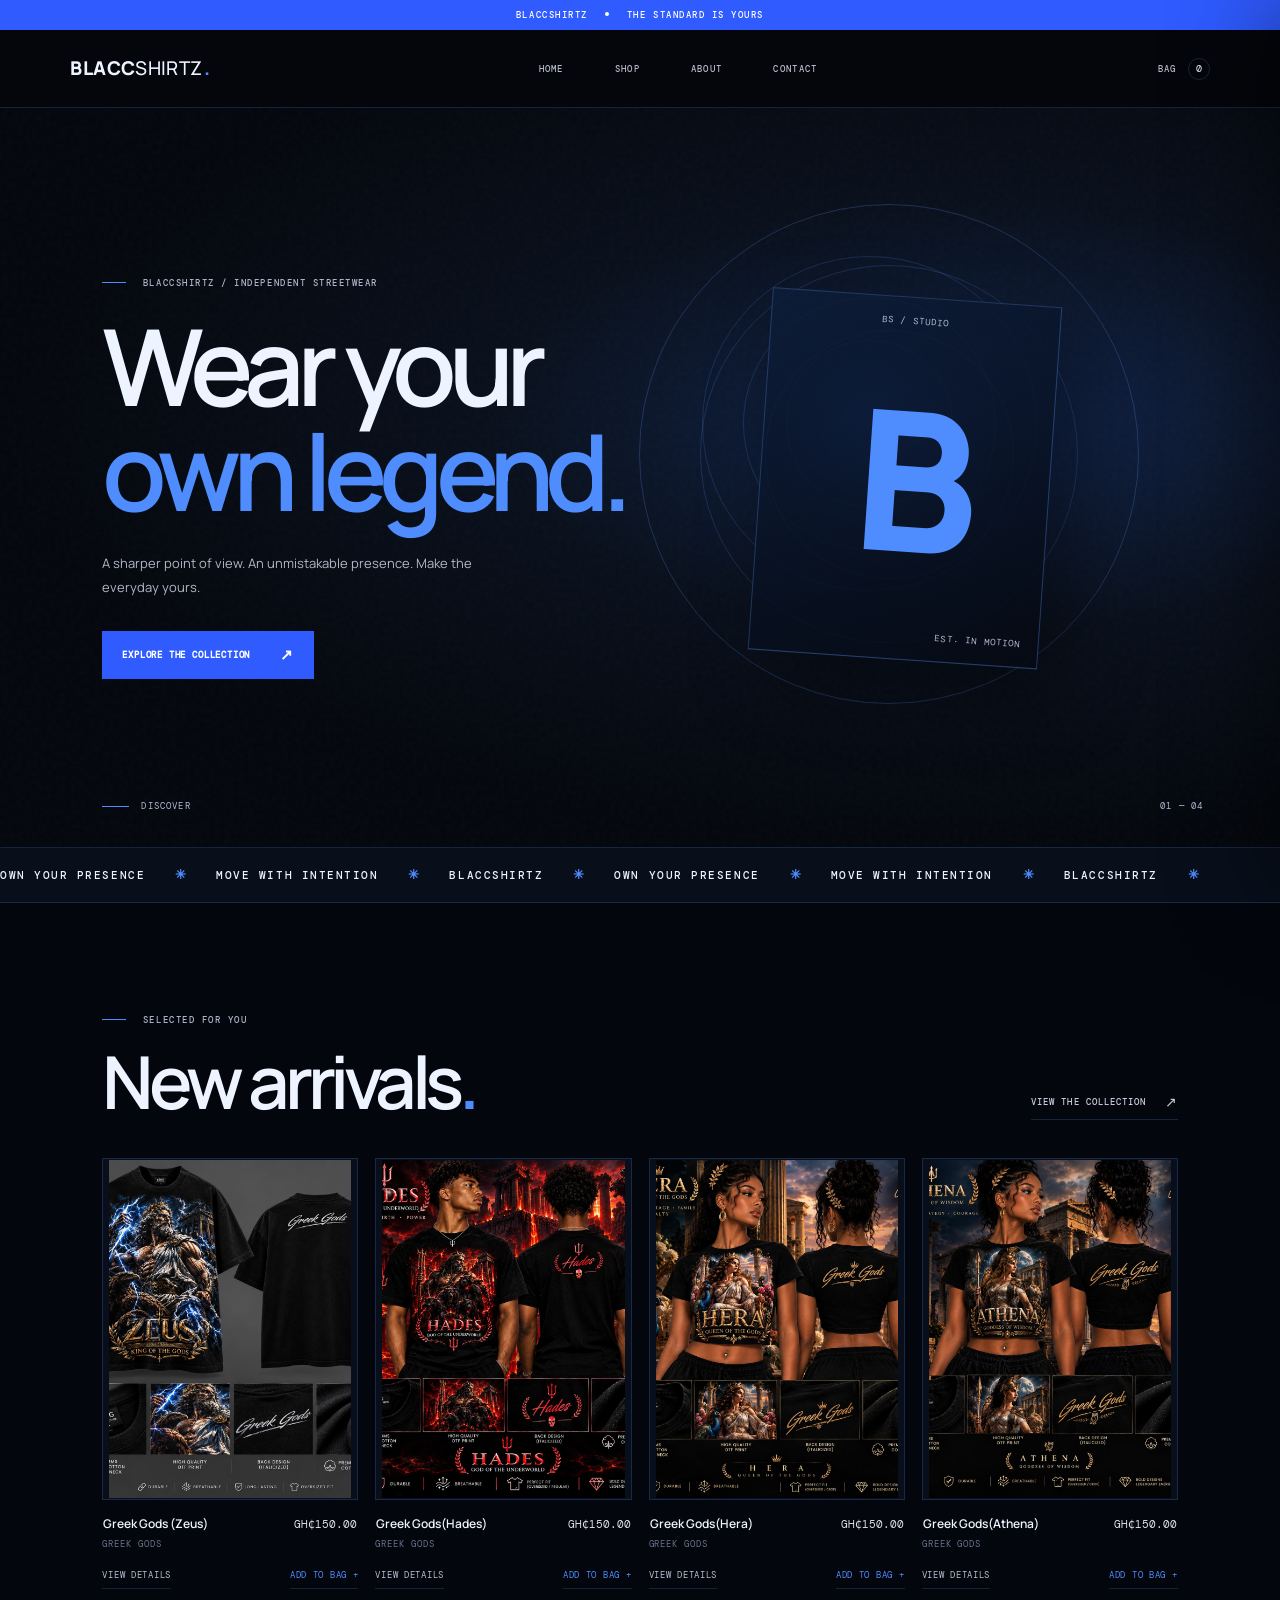
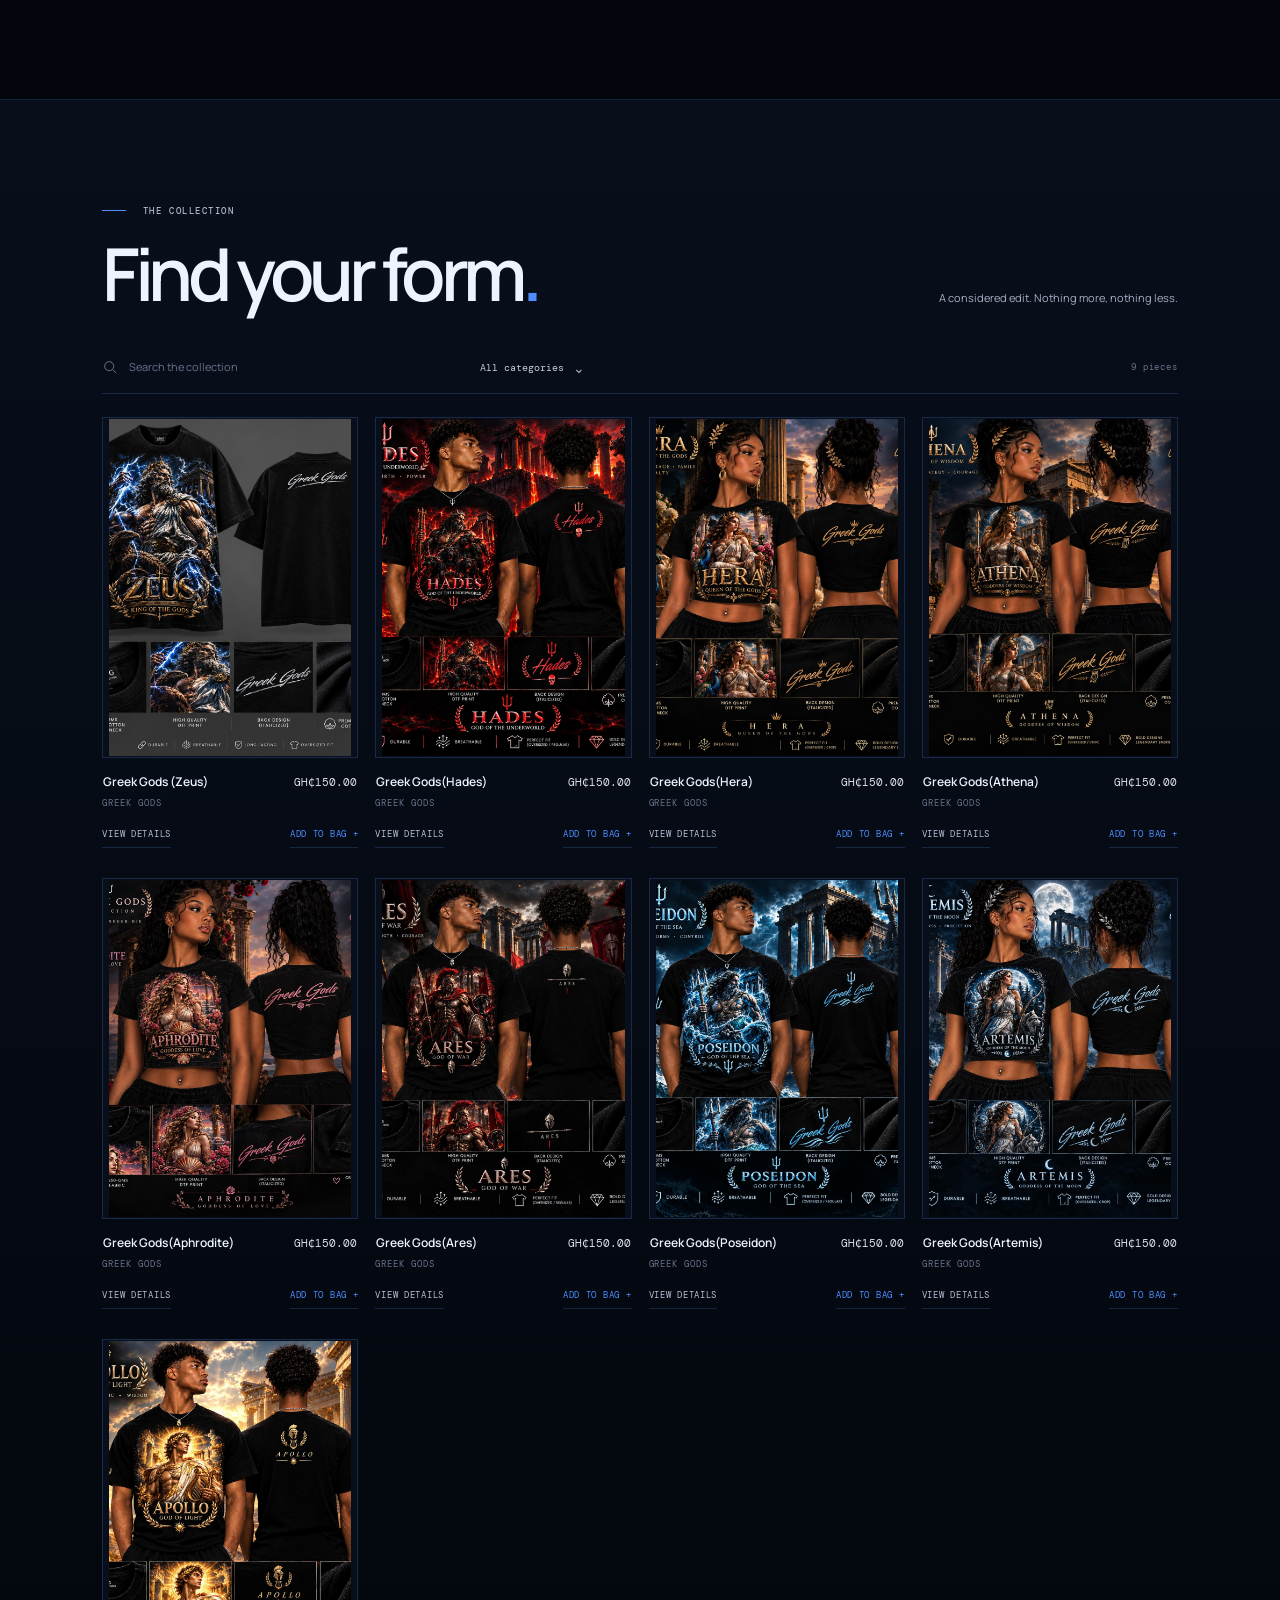
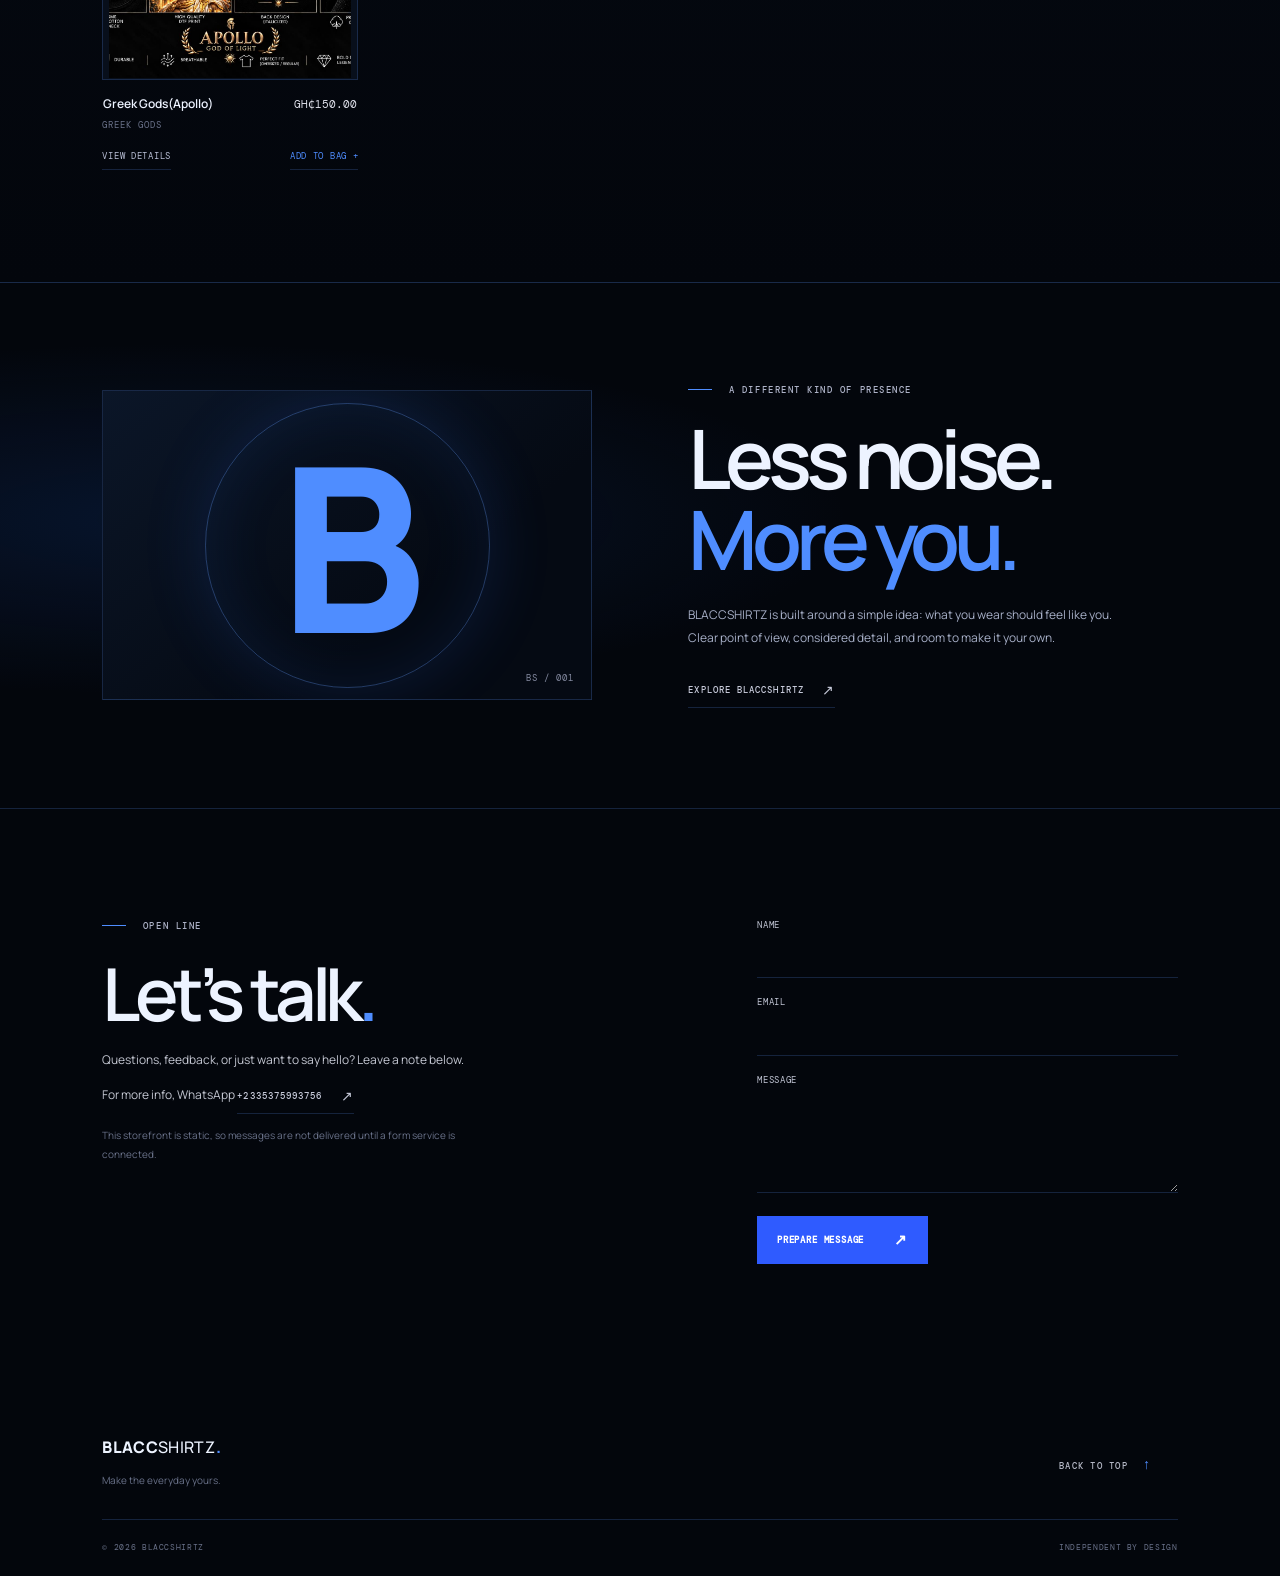
<file: index.html>
<!doctype html>
<html lang="en">
  <head>
    <meta charset="utf-8">
    <meta name="viewport" content="width=device-width, initial-scale=1">
    <meta name="theme-color" content="#03060c">
    <meta name="description" content="BLACCSHIRTZ — considered streetwear, made to move with you.">
    <title>BLACCSHIRTZ — Wear your legend</title>
    <link rel="stylesheet" href="styles.css">
    <script src="product-data.js" defer></script>
    <script src="script.js" defer></script>
  </head>
  <body>
    <a class="skip-link" href="#main">Skip to content</a>
    <div class="announcement" aria-label="Store announcement">
      <p>BLACCSHIRTZ <span class="announcement-dot" aria-hidden="true"></span> THE STANDARD IS YOURS</p>
    </div>

    <header class="site-header" id="home">
      <a class="wordmark" href="#home" aria-label="BLACCSHIRTZ home">BLACC<span>SHIRTZ</span><i aria-hidden="true">.</i></a>
      <button class="menu-toggle" id="menu-toggle" type="button" aria-expanded="false" aria-controls="site-nav" aria-label="Open navigation">
        <span></span><span></span>
      </button>
      <nav class="site-nav" id="site-nav" aria-label="Main navigation">
        <a href="#home">Home</a>
        <a href="#shop">Shop</a>
        <a href="#about">About</a>
        <a href="#contact">Contact</a>
      </nav>
      <button class="bag-trigger" id="bag-trigger" type="button" aria-label="Open shopping bag">
        <span class="bag-label">BAG</span>
        <span class="bag-count" id="bag-count" aria-label="0 items">0</span>
      </button>
    </header>

    <main id="main">
      <section class="hero" aria-labelledby="hero-title">
        <div class="hero-grain" aria-hidden="true"></div>
        <div class="hero-orbit hero-orbit-one" aria-hidden="true"></div>
        <div class="hero-orbit hero-orbit-two" aria-hidden="true"></div>
        <div class="hero-content">
          <p class="eyebrow"><span class="eyebrow-line"></span> BLACCSHIRTZ / INDEPENDENT STREETWEAR</p>
          <h1 id="hero-title">Wear your<br><span>own legend.</span></h1>
          <p class="hero-intro">A sharper point of view. An unmistakable presence. Make the everyday yours.</p>
          <a class="button button-primary" href="#shop">Explore the collection <span aria-hidden="true">↗</span></a>
        </div>
        <div class="hero-mark" aria-hidden="true">
          <span class="hero-mark-top">BS / STUDIO</span>
          <span class="hero-mark-letter">B</span>
          <span class="hero-mark-bottom">EST. IN MOTION</span>
        </div>
        <a class="hero-scroll" href="#featured"><span class="scroll-line"></span> DISCOVER</a>
        <span class="hero-index" aria-hidden="true">01 — 04</span>
      </section>

      <section class="ticker" aria-label="BLACCSHIRTZ values">
        <div class="ticker-track" aria-hidden="true">
          <span>OWN YOUR PRESENCE</span><b>✳</b><span>MOVE WITH INTENTION</span><b>✳</b><span>BLACCSHIRTZ</span><b>✳</b>
          <span>OWN YOUR PRESENCE</span><b>✳</b><span>MOVE WITH INTENTION</span><b>✳</b><span>BLACCSHIRTZ</span><b>✳</b>
        </div>
      </section>

      <section class="section featured-section" id="featured" aria-labelledby="featured-title">
        <div class="section-heading">
          <div>
            <p class="eyebrow"><span class="eyebrow-line"></span> SELECTED FOR YOU</p>
            <h2 id="featured-title">New arrivals<span class="heading-period">.</span></h2>
          </div>
          <a class="text-link" href="#shop">View the collection <span aria-hidden="true">↗</span></a>
        </div>
        <div class="product-grid" id="featured-grid" aria-live="polite"></div>
      </section>

      <section class="shop-section" id="shop" aria-labelledby="shop-title">
        <div class="section shop-inner">
          <div class="section-heading shop-heading">
            <div>
              <p class="eyebrow"><span class="eyebrow-line"></span> THE COLLECTION</p>
              <h2 id="shop-title">Find your form<span class="heading-period">.</span></h2>
            </div>
            <p class="shop-caption">A considered edit. Nothing more, nothing less.</p>
          </div>
          <div class="catalog-toolbar">
            <label class="search-field" for="product-search">
              <span class="sr-only">Search products</span>
              <svg aria-hidden="true" viewBox="0 0 24 24"><circle cx="10.8" cy="10.8" r="6.8"></circle><path d="m16 16 5 5"></path></svg>
              <input id="product-search" type="search" placeholder="Search the collection" autocomplete="off">
            </label>
            <label class="filter-field" for="category-filter">
              <span class="sr-only">Filter by category</span>
              <select id="category-filter">
                <option value="">All categories</option>
              </select>
              <span aria-hidden="true">⌄</span>
            </label>
            <p class="catalog-count" id="catalog-count" aria-live="polite">0 pieces</p>
          </div>
          <div class="product-grid catalog-grid" id="catalog-grid" aria-live="polite"></div>
        </div>
      </section>

      <section class="manifesto" id="about" aria-labelledby="about-title">
        <div class="manifesto-art" aria-hidden="true">
          <span class="manifesto-ring"></span>
          <span class="manifesto-letter">B</span>
          <span class="manifesto-coordinate">BS / 001</span>
        </div>
        <div class="manifesto-copy">
          <p class="eyebrow"><span class="eyebrow-line"></span> A DIFFERENT KIND OF PRESENCE</p>
          <h2 id="about-title">Less noise.<br><span>More you.</span></h2>
          <p>BLACCSHIRTZ is built around a simple idea: what you wear should feel like you. Clear point of view, considered detail, and room to make it your own.</p>
          <a class="text-link" href="#shop">Explore BLACCSHIRTZ <span aria-hidden="true">↗</span></a>
        </div>
      </section>

      <section class="contact-section section" id="contact" aria-labelledby="contact-title">
        <div class="contact-copy">
          <p class="eyebrow"><span class="eyebrow-line"></span> OPEN LINE</p>
          <h2 id="contact-title">Let’s talk<span class="heading-period">.</span></h2>
          <p>Questions, feedback, or just want to say hello? Leave a note below.</p>
          <p>For more info, WhatsApp <a class="text-link" href="https://wa.me/2335375993756" target="_blank" rel="noopener noreferrer">+2335375993756 <span aria-hidden="true">↗</span></a></p>
          <p class="form-note">This storefront is static, so messages are not delivered until a form service is connected.</p>
        </div>
        <form class="contact-form" id="contact-form">
          <label for="contact-name">Name</label>
          <input id="contact-name" name="name" type="text" autocomplete="name" required maxlength="100">
          <label for="contact-email">Email</label>
          <input id="contact-email" name="email" type="email" autocomplete="email" required maxlength="254">
          <label for="contact-message">Message</label>
          <textarea id="contact-message" name="message" rows="4" required maxlength="2000"></textarea>
          <button class="button button-primary" type="submit">Prepare message <span aria-hidden="true">↗</span></button>
          <p class="form-status" id="contact-status" role="status" aria-live="polite"></p>
        </form>
      </section>
    </main>

    <footer class="site-footer">
      <a class="wordmark footer-wordmark" href="#home" aria-label="BLACCSHIRTZ home">BLACC<span>SHIRTZ</span><i aria-hidden="true">.</i></a>
      <p>Make the everyday yours.</p>
      <a class="back-top" href="#home">BACK TO TOP <span aria-hidden="true">↑</span></a>
      <span class="footer-rule" aria-hidden="true"></span>
      <small>© <span id="copyright-year"></span> BLACCSHIRTZ</small>
      <small>INDEPENDENT BY DESIGN</small>
    </footer>

    <div class="drawer-backdrop" id="drawer-backdrop" hidden></div>
    <aside class="cart-drawer" id="cart-drawer" role="dialog" aria-modal="true" aria-labelledby="cart-title" aria-hidden="true" inert>
      <div class="drawer-header">
        <div>
          <p class="eyebrow"><span class="eyebrow-line"></span> YOUR SELECTION</p>
          <h2 id="cart-title">Your bag<span class="heading-period">.</span></h2>
        </div>
        <button class="icon-button" id="close-drawer" type="button" aria-label="Close shopping bag">×</button>
      </div>
      <div class="drawer-body" id="drawer-body"></div>
    </aside>

    <dialog class="product-dialog" id="product-dialog" aria-labelledby="product-dialog-title">
      <button class="icon-button dialog-close" id="close-product-dialog" type="button" aria-label="Close product details">×</button>
      <div id="product-dialog-content"></div>
    </dialog>

    <div class="toast" id="toast" role="status" aria-live="polite"></div>
  </body>
</html>
</file>
<file: styles.css>
@import url("https://fonts.googleapis.com/css2?family=DM+Mono:wght@400;500&family=Manrope:wght@400;500;600;700;800&display=swap");

:root {
  color-scheme: dark;
  --night: #03060c;
  --night-soft: #08101d;
  --panel: #0b1628;
  --blue: #2f5bff;
  --blue-bright: #4f8dff;
  --white: #edf3ff;
  --muted: #a7afc7;
  --dim: #6a728a;
  --rule: rgba(96, 151, 255, .2);
  --mono: "DM Mono", "Courier New", monospace;
  --sans: "Manrope", "Helvetica Neue", sans-serif;
  --page-width: 1280px;
}

* { box-sizing: border-box; }
html { scroll-behavior: smooth; scroll-padding-top: 100px; }
body { min-width: 320px; margin: 0; background: var(--night); color: var(--white); font-family: var(--sans); font-size: 14px; line-height: 1.65; -webkit-font-smoothing: antialiased; }
body.drawer-open { overflow: hidden; }
button, input, select, textarea { color: inherit; font: inherit; }
button, a, select { -webkit-tap-highlight-color: transparent; }
button { cursor: pointer; }
a { color: inherit; text-decoration: none; }
::selection { background: var(--blue); color: #fff; }
:focus-visible { outline: 2px solid var(--blue-bright); outline-offset: 4px; }
.sr-only { position: absolute; width: 1px; height: 1px; padding: 0; overflow: hidden; clip: rect(0, 0, 0, 0); white-space: nowrap; clip-path: inset(50%); border: 0; }
.skip-link { position: fixed; z-index: 100; top: 10px; left: 10px; padding: 10px 14px; background: var(--white); color: var(--night); transform: translateY(-150%); }
.skip-link:focus { transform: translateY(0); }
.announcement { height: 30px; display: grid; place-items: center; background: var(--blue); color: #fff; }
.announcement p { margin: 0; font: 500 9px var(--mono); letter-spacing: .17em; }
.announcement-dot { display: inline-block; width: 4px; height: 4px; margin: 0 11px 2px; border-radius: 50%; background: #fff; }
.site-header { position: sticky; top: 0; z-index: 20; height: 78px; padding: 0 max(5.5%, calc((100% - var(--page-width)) / 2)); display: flex; align-items: center; justify-content: space-between; gap: 32px; border-bottom: 1px solid var(--rule); background: rgba(5, 7, 13, .92); backdrop-filter: blur(18px); }
.wordmark { display: inline-flex; align-items: baseline; font-size: 19px; font-weight: 800; letter-spacing: .02em; line-height: 1; white-space: nowrap; }
.wordmark span { font-weight: 500; }
.wordmark i { margin-left: 1px; color: var(--blue-bright); font-style: normal; }
.site-nav { height: 100%; display: flex; align-items: center; gap: clamp(26px, 4vw, 58px); }
.site-nav a, .bag-label, .back-top { color: #b6b9c7; font: 500 9px var(--mono); letter-spacing: .14em; text-transform: uppercase; transition: color .2s; }
.site-nav a:hover, .back-top:hover { color: var(--blue-bright); }
.bag-trigger { display: flex; align-items: center; gap: 11px; padding: 10px 0 10px 12px; border: 0; background: transparent; }
.bag-count { min-width: 22px; height: 22px; display: grid; place-items: center; border: 1px solid var(--rule); border-radius: 50%; color: var(--white); font: 10px var(--mono); }
.menu-toggle { display: none; }

.hero { min-height: min(740px, calc(100svh - 108px)); position: relative; display: flex; align-items: center; overflow: hidden; isolation: isolate; border-bottom: 1px solid var(--rule); background: radial-gradient(ellipse at 76% 42%, #10234a 0, #080f1b 35%, var(--night) 70%); }
.hero-grain { position: absolute; z-index: -1; inset: 0; opacity: .16; background-image: url("data:image/svg+xml,%3Csvg viewBox='0 0 180 180' xmlns='http://www.w3.org/2000/svg'%3E%3Cfilter id='n'%3E%3CfeTurbulence type='fractalNoise' baseFrequency='.85' numOctaves='3' stitchTiles='stitch'/%3E%3C/filter%3E%3Crect width='100%25' height='100%25' filter='url(%23n)' opacity='.18'/%3E%3C/svg%3E"); pointer-events: none; }
.hero-content { width: min(var(--page-width), 100%); margin: 0 auto; padding: 70px 8%; animation: rise-in .8s .08s both; }
.eyebrow { margin: 0 0 22px; color: #afb4c9; font: 500 9px var(--mono); letter-spacing: .17em; line-height: 1.7; }
.eyebrow-line { display: inline-block; width: 24px; height: 1px; margin: 0 10px 3px 0; background: var(--blue-bright); }
.hero h1, .section-heading h2, .manifesto h2, .contact-copy h2 { margin: 0; font-size: clamp(54px, 8.3vw, 112px); font-weight: 600; letter-spacing: -.075em; line-height: .99; }
.hero h1 span { color: var(--blue-bright); }
.hero-intro { max-width: 385px; margin: 27px 0 31px; color: #b3b7c5; font-size: 13px; line-height: 1.9; }
.button { min-height: 48px; padding: 0 19px; display: inline-flex; align-items: center; justify-content: center; gap: 30px; border: 1px solid transparent; font: 600 9px var(--mono); letter-spacing: .09em; text-transform: uppercase; transition: background .2s, color .2s, border-color .2s, transform .2s; }
.button:hover { transform: translateY(-2px); }
.button-primary { background: var(--blue); color: #fff; }
.button-primary:hover { border-color: var(--blue-bright); background: transparent; color: var(--white); }
.button span { font-size: 15px; }
.hero-orbit { position: absolute; z-index: -1; right: 11%; top: 13%; width: min(42vw, 500px); aspect-ratio: 1; border: 1px solid rgba(96, 151, 255, .23); border-radius: 50%; animation: orbit-breathe 9s ease-in-out infinite; }
.hero-orbit::before, .hero-orbit::after { content: ""; position: absolute; border: 1px solid rgba(96, 151, 255, .19); border-radius: 50%; }
.hero-orbit::before { inset: 12%; }
.hero-orbit::after { inset: 25%; background: radial-gradient(circle, rgba(47, 113, 255, .18), transparent 68%); }
.hero-orbit-two { right: 19%; top: 20%; width: min(28vw, 335px); border-color: rgba(96, 151, 255, .18); animation-delay: -3s; }
.hero-mark { position: absolute; top: 50%; right: 18%; width: clamp(170px, 23vw, 290px); aspect-ratio: .8; display: flex; flex-direction: column; align-items: center; justify-content: space-between; padding: 17px; border: 1px solid rgba(96, 151, 255, .3); background: linear-gradient(150deg, rgba(13, 29, 57, .82), rgba(5, 9, 18, .86)); box-shadow: 24px 28px 80px rgba(0, 0, 0, .38); transform: translateY(-50%) rotate(4deg); animation: card-float 8s ease-in-out infinite; }
.hero-mark-top, .hero-mark-bottom, .hero-index, .hero-scroll { color: #b4bad4; font: 9px var(--mono); letter-spacing: .13em; }
.hero-mark-letter { color: var(--blue-bright); font-size: clamp(100px, 16vw, 195px); font-weight: 800; letter-spacing: -.12em; line-height: .8; }
.hero-mark-bottom { align-self: flex-end; }
.hero-scroll { position: absolute; bottom: 35px; left: 8%; display: flex; align-items: center; gap: 12px; }
.scroll-line { width: 27px; height: 1px; background: var(--blue-bright); }
.hero-index { position: absolute; right: 6%; bottom: 35px; }
.ticker { overflow: hidden; border-bottom: 1px solid var(--rule); background: #080f1b; }
.ticker-track { width: max-content; min-height: 54px; display: flex; align-items: center; gap: 30px; animation: ticker 38s linear infinite; }
.ticker-track span { font: 500 11px var(--mono); letter-spacing: .14em; }
.ticker-track b { color: var(--blue-bright); font-size: 13px; }

.section { width: min(var(--page-width), 100%); margin: 0 auto; padding: 110px 8%; }
.section-heading { margin-bottom: 38px; display: flex; align-items: end; justify-content: space-between; gap: 28px; }
.section-heading .eyebrow { margin-bottom: 16px; }
.section-heading h2, .contact-copy h2 { font-size: clamp(43px, 6vw, 73px); line-height: 1.04; }
.heading-period { color: var(--blue-bright); }
.text-link { display: inline-flex; align-items: center; gap: 18px; padding-bottom: 8px; border-bottom: 1px solid var(--rule); color: #c7cada; font: 500 9px var(--mono); letter-spacing: .12em; text-transform: uppercase; transition: color .2s, border-color .2s; }
.text-link:hover { border-color: var(--blue-bright); color: var(--blue-bright); }
.text-link span { font-size: 14px; }
.product-grid { display: grid; grid-template-columns: repeat(4, minmax(0, 1fr)); gap: 30px 17px; }
.product-card { min-width: 0; animation: rise-in .45s ease both; }
.product-card:nth-child(2n) { animation-delay: .04s; }
.product-card:nth-child(3n) { animation-delay: .08s; }
.product-card-image { display: block; width: 100%; aspect-ratio: 3 / 4; overflow: hidden; border: 1px solid var(--rule); background: #080f1b; }
.product-card-image img { width: 100%; height: 100%; display: block; object-fit: cover; transition: transform .55s cubic-bezier(.2, .7, .2, 1); }
.product-card:hover .product-card-image img { transform: scale(1.035); }
.product-card-meta { padding: 14px 1px 0; display: flex; justify-content: space-between; align-items: baseline; gap: 10px; }
.product-card-meta h3 { overflow: hidden; margin: 0; font-size: 12px; font-weight: 600; text-overflow: ellipsis; white-space: nowrap; }
.product-card-price { flex-shrink: 0; color: #e0e2ec; font: 11px var(--mono); }
.product-card-category { margin: 5px 0 12px; color: var(--dim); font: 9px var(--mono); letter-spacing: .11em; text-transform: uppercase; }
.product-card-actions { display: flex; align-items: center; justify-content: space-between; gap: 9px; }
.product-open, .add-button { padding: 7px 0; border: 0; border-bottom: 1px solid var(--rule); background: transparent; color: #b9bfd5; font: 9px var(--mono); letter-spacing: .08em; text-transform: uppercase; transition: color .2s, border-color .2s; }
.product-open:hover, .add-button:hover { border-color: var(--blue-bright); color: var(--blue-bright); }
.add-button { color: var(--blue-bright); }
.empty-state { min-height: 220px; padding: 40px 20px; display: flex; flex-direction: column; align-items: center; justify-content: center; border: 1px solid var(--rule); background: linear-gradient(140deg, rgba(11, 22, 40, .76), rgba(3, 6, 12, .32)); text-align: center; }
.empty-state-mark { width: 35px; height: 35px; margin-bottom: 20px; display: grid; place-items: center; border: 1px solid rgba(96, 151, 255, .45); color: var(--blue-bright); font: 15px var(--mono); }
.empty-state h3 { margin: 0 0 9px; font-size: 15px; font-weight: 600; letter-spacing: -.02em; }
.empty-state p { max-width: 530px; margin: 0; color: var(--muted); font-size: 11px; line-height: 1.8; }
.empty-state p strong { color: #d4d8e8; font-weight: 600; }
.featured-section .empty-state { min-height: 205px; }

.shop-section { border-block: 1px solid var(--rule); background: linear-gradient(180deg, #080f1b, #03060c); }
.shop-inner { padding-top: 104px; padding-bottom: 112px; }
.shop-heading { margin-bottom: 30px; }
.shop-caption { max-width: 240px; margin: 0 0 4px; color: var(--muted); font-size: 11px; line-height: 1.8; }
.catalog-toolbar { min-height: 52px; margin-bottom: 23px; display: flex; align-items: center; gap: 18px; border-bottom: 1px solid var(--rule); }
.search-field, .filter-field { min-height: 42px; display: flex; align-items: center; gap: 9px; }
.search-field { flex: 1; max-width: 360px; }
.search-field svg { width: 16px; height: 16px; flex: 0 0 auto; fill: none; stroke: var(--dim); stroke-width: 1.5; }
.search-field input { width: 100%; min-width: 0; border: 0; outline: 0; background: transparent; color: var(--white); font-size: 11px; }
.search-field input::placeholder { color: var(--dim); }
.search-field input:focus-visible { outline: 0; }
.filter-field { position: relative; gap: 10px; color: var(--muted); }
.filter-field select { max-width: 180px; padding: 8px 22px 8px 0; appearance: none; border: 0; outline: 0; background: transparent; color: #c8cada; font: 10px var(--mono); cursor: pointer; }
.filter-field select option { background: var(--panel); color: var(--white); }
.filter-field > span { position: absolute; right: 1px; pointer-events: none; }
.catalog-count { margin: 0 0 0 auto; color: var(--dim); font: 9px var(--mono); letter-spacing: .09em; white-space: nowrap; }
.catalog-grid .empty-state { grid-column: 1 / -1; }
.catalog-grid .empty-state.filtered-empty { min-height: 155px; }

.manifesto { min-height: 520px; position: relative; display: grid; grid-template-columns: 1fr 1fr; align-items: center; gap: 9%; overflow: hidden; padding: 100px max(8%, calc((100% - var(--page-width)) / 2)); border-bottom: 1px solid var(--rule); background: radial-gradient(ellipse at 14% 45%, rgba(20, 65, 145, .24), transparent 43%), #03060c; }
.manifesto-art { min-height: 310px; position: relative; display: grid; place-items: center; overflow: hidden; border: 1px solid var(--rule); background: linear-gradient(140deg, #0b1628, #050a13 66%); }
.manifesto-ring { position: absolute; width: min(75%, 285px); aspect-ratio: 1; border: 1px solid rgba(96, 151, 255, .35); border-radius: 50%; box-shadow: 0 0 65px rgba(47, 113, 255, .16), inset 0 0 65px rgba(47, 113, 255, .1); }
.manifesto-letter { color: var(--blue-bright); font-size: clamp(135px, 18vw, 230px); font-weight: 800; letter-spacing: -.13em; line-height: 1; transform: translateX(-9px); }
.manifesto-coordinate { position: absolute; right: 17px; bottom: 15px; color: #858ba1; font: 9px var(--mono); letter-spacing: .1em; }
.manifesto-copy .eyebrow { margin-bottom: 19px; }
.manifesto h2 { font-size: clamp(50px, 6.5vw, 82px); }
.manifesto h2 span { color: var(--blue-bright); }
.manifesto-copy > p:not(.eyebrow) { max-width: 440px; margin: 23px 0 26px; color: var(--muted); font-size: 12px; line-height: 1.95; }

.contact-section { display: grid; grid-template-columns: 1fr .8fr; gap: 12%; }
.contact-copy h2 { margin-bottom: 17px; }
.contact-copy > p:not(.eyebrow) { max-width: 380px; color: #c4c7d2; font-size: 12px; line-height: 1.9; }
.contact-copy .form-note { color: var(--dim) !important; font-size: 10px !important; }
.contact-form { display: flex; flex-direction: column; align-items: flex-start; }
.contact-form label, .checkout-form label { margin: 0 0 7px; color: #c1c5d4; font: 9px var(--mono); letter-spacing: .08em; text-transform: uppercase; }
.contact-form input, .contact-form textarea, .checkout-form input { width: 100%; margin: 0 0 18px; padding: 10px 1px; border: 0; border-bottom: 1px solid var(--rule); border-radius: 0; outline: 0; background: transparent; color: var(--white); font-size: 12px; resize: vertical; }
.contact-form input:focus, .contact-form textarea:focus, .checkout-form input:focus { border-color: var(--blue-bright); }
.contact-form .button { margin-top: 5px; }
.form-status { min-height: 20px; margin: 12px 0 0; color: var(--blue-bright); font-size: 11px; line-height: 1.7; }

.site-footer { max-width: var(--page-width); min-height: 170px; margin: 0 auto; padding: 28px 8% 20px; display: grid; grid-template-columns: 1fr auto; align-items: center; column-gap: 20px; }
.footer-wordmark { font-size: 16px; }
.site-footer > p { margin: 8px 0 0; color: var(--dim); font-size: 10px; }
.back-top { grid-column: 2; grid-row: 1 / span 2; }
.back-top span { margin-left: 8px; color: var(--blue-bright); font-size: 14px; }
.footer-rule { height: 1px; grid-column: 1 / -1; margin: 21px 0 12px; background: var(--rule); }
.site-footer small { color: var(--dim); font: 8px var(--mono); letter-spacing: .08em; }
.site-footer small:last-child { text-align: right; }

.drawer-backdrop { position: fixed; z-index: 39; inset: 0; border: 0; background: rgba(2, 3, 8, .68); backdrop-filter: blur(3px); opacity: 0; transition: opacity .25s; }
.drawer-backdrop.is-open { opacity: 1; }
.cart-drawer { width: min(480px, 100%); height: 100dvh; position: fixed; z-index: 40; top: 0; right: 0; display: flex; flex-direction: column; border-left: 1px solid var(--rule); background: #0d0f17; box-shadow: -25px 0 90px rgba(0, 0, 0, .4); transform: translateX(102%); transition: transform .3s cubic-bezier(.2, .7, .2, 1); }
.cart-drawer[hidden], .drawer-backdrop[hidden] { display: none; }
.cart-drawer.is-open { transform: translateX(0); }
.drawer-header { min-height: 105px; padding: 22px 25px; display: flex; align-items: center; justify-content: space-between; border-bottom: 1px solid var(--rule); }
.drawer-header .eyebrow { margin-bottom: 8px; }
.drawer-header h2 { margin: 0; font-size: 25px; font-weight: 600; letter-spacing: -.045em; }
.icon-button { width: 38px; height: 38px; display: grid; place-items: center; border: 1px solid var(--rule); background: transparent; color: var(--white); font-size: 23px; line-height: 1; transition: border-color .2s, color .2s; }
.icon-button:hover { border-color: var(--blue-bright); color: var(--blue-bright); }
.drawer-body { min-height: 0; padding: 19px 25px 25px; display: flex; flex: 1; flex-direction: column; overflow-y: auto; }
.cart-empty { min-height: 225px; flex: 1; display: flex; flex-direction: column; align-items: center; justify-content: center; text-align: center; }
.cart-empty-mark { width: 42px; height: 42px; margin-bottom: 15px; display: grid; place-items: center; border: 1px solid var(--rule); color: var(--blue-bright); font-size: 17px; }
.cart-empty h3 { margin: 0 0 7px; font-size: 14px; font-weight: 600; }
.cart-empty p { max-width: 290px; margin: 0 0 19px; color: var(--muted); font-size: 10px; line-height: 1.8; }
.cart-lines { display: grid; gap: 16px; }
.cart-line { display: grid; grid-template-columns: 68px 1fr auto; gap: 14px; padding-bottom: 16px; border-bottom: 1px solid var(--rule); }
.cart-line img { width: 68px; height: 85px; object-fit: cover; border: 1px solid var(--rule); }
.cart-line-info { min-width: 0; }
.cart-line-info h3 { overflow: hidden; margin: 1px 0 4px; font-size: 11px; font-weight: 600; text-overflow: ellipsis; white-space: nowrap; }
.cart-line-info p { margin: 0; color: var(--muted); font: 9px var(--mono); }
.quantity-control { margin-top: 10px; display: inline-flex; align-items: center; gap: 12px; }
.quantity-control button { width: 23px; height: 23px; border: 1px solid var(--rule); background: transparent; color: var(--white); }
.quantity-control span { min-width: 12px; text-align: center; font: 10px var(--mono); }
.remove-item { align-self: start; padding: 5px 0; border: 0; background: transparent; color: var(--dim); font: 9px var(--mono); text-decoration: underline; text-underline-offset: 3px; }
.remove-item:hover { color: var(--white); }
.cart-summary { margin-top: auto; padding-top: 22px; }
.cart-subtotal { margin: 0 0 7px; display: flex; justify-content: space-between; color: #d4d6df; font: 10px var(--mono); }
.cart-total { margin: 0 0 17px; display: flex; justify-content: space-between; font-size: 13px; font-weight: 700; }
.cart-total strong { font: 13px var(--mono); }
.cart-disclaimer { margin: 0 0 15px; color: var(--dim); font-size: 9px; line-height: 1.7; }
.drawer-action { width: 100%; }
.checkout-form { padding-top: 5px; }
.checkout-form h3, .order-confirmation h3 { margin: 0 0 8px; font-size: 19px; font-weight: 600; letter-spacing: -.03em; }
.checkout-form > p, .order-confirmation > p { margin: 0 0 20px; color: var(--muted); font-size: 10px; line-height: 1.8; }
.checkout-form input { margin-bottom: 16px; }
.checkout-payment { margin: 0 0 18px; padding: 12px; display: grid; gap: 5px; border: 1px solid var(--rule); color: #c6cad8; font-size: 10px; }
.checkout-payment strong { color: var(--dim); font: 9px var(--mono); text-transform: uppercase; }
.checkout-payment small { color: var(--dim); font-size: 9px; line-height: 1.6; }
.checkout-recap { margin: 0 0 18px; padding: 12px 0; border-block: 1px solid var(--rule); }
.checkout-recap-row { margin: 0; padding: 5px 0; display: flex; justify-content: space-between; gap: 14px; color: #c6cad8; font: 9px var(--mono); }
.checkout-recap-row span { min-width: 0; overflow-wrap: anywhere; }
.checkout-recap-row small { color: var(--dim); font: inherit; }
.checkout-recap-row strong { flex: 0 0 auto; color: #e1e3ec; font: inherit; }
.checkout-recap-row.recap-total { margin-top: 6px; padding-top: 11px; border-top: 1px solid var(--rule); color: var(--white); }
.checkout-buttons { margin-top: 5px; display: flex; gap: 10px; }
.checkout-buttons .button { flex: 1; }
.button-quiet { border-color: var(--rule); background: transparent; color: #c4c8d6; }
.button-quiet:hover { border-color: var(--blue-bright); color: var(--white); }
.checkout-error { min-height: 18px; margin: 10px 0 0; color: #ff9b9b; font-size: 10px; }
.order-confirmation { margin: auto 0; text-align: center; }
.confirmation-mark { width: 48px; height: 48px; margin: 0 auto 17px; display: grid; place-items: center; border: 1px solid var(--blue); border-radius: 50%; color: var(--blue-bright); font-size: 20px; }
.order-reference { display: inline-block; margin: 0 0 14px !important; padding: 8px 11px; border: 1px solid var(--rule); color: #d9dcf1 !important; font: 10px var(--mono) !important; letter-spacing: .08em; }
.product-dialog { width: min(760px, calc(100% - 28px)); max-width: 760px; max-height: min(90vh, 760px); padding: 0; overflow: auto; border: 1px solid var(--rule); background: #080f1b; color: var(--white); box-shadow: 0 25px 100px rgba(0, 0, 0, .65); }
.product-dialog::backdrop { background: rgba(2, 3, 8, .78); backdrop-filter: blur(4px); }
.dialog-close { position: sticky; z-index: 1; top: 13px; float: right; margin: 13px 13px -52px 0; }
.product-detail { display: grid; grid-template-columns: 1fr 1fr; gap: 30px; padding: 28px; }
.product-detail-image { width: 100%; aspect-ratio: 3 / 4; object-fit: cover; border: 1px solid var(--rule); }
.product-detail-copy { align-self: center; padding: 24px 8px; }
.product-detail-copy .eyebrow { margin-bottom: 12px; }
.product-detail-copy h2 { margin: 0 0 12px; font-size: clamp(25px, 4vw, 38px); font-weight: 600; letter-spacing: -.055em; line-height: 1.1; }
.product-detail-price { margin: 0 0 20px; color: #d4d8eb; font: 13px var(--mono); }
.product-detail-description { margin: 0 0 24px; color: var(--muted); font-size: 11px; line-height: 1.9; white-space: pre-line; }
.toast { position: fixed; z-index: 60; right: 20px; bottom: 20px; max-width: min(360px, calc(100% - 40px)); padding: 12px 16px; border: 1px solid var(--rule); background: #0b1628; color: var(--white); font-size: 10px; opacity: 0; pointer-events: none; transform: translateY(10px); transition: opacity .2s, transform .2s; }
.toast.is-visible { opacity: 1; transform: translateY(0); }

@keyframes ticker { to { transform: translateX(-50%); } }
@keyframes rise-in { from { opacity: 0; transform: translateY(14px); } to { opacity: 1; transform: translateY(0); } }
@keyframes orbit-breathe { 50% { transform: scale(1.055) rotate(7deg); opacity: .7; } }
@keyframes card-float { 50% { transform: translateY(calc(-50% - 8px)) rotate(2deg); } }

@media (max-width: 850px) {
  .site-header { padding-inline: 5%; }
  .hero-content { padding-inline: 7%; }
  .hero-mark { right: 9%; }
  .hero-orbit { right: 3%; }
  .hero-orbit-two { right: 12%; }
  .section { padding-inline: 6%; }
  .product-grid { grid-template-columns: repeat(2, minmax(0, 1fr)); gap: 28px 15px; }
  .manifesto { gap: 6%; padding-inline: 6%; }
  .contact-section { gap: 8%; }
}

@media (max-width: 620px) {
  html { scroll-padding-top: 76px; }
  .announcement { height: 27px; }
  .announcement p { font-size: 8px; }
  .site-header { height: 66px; gap: 14px; }
  .wordmark { font-size: 17px; }
  .bag-trigger { gap: 7px; padding-left: 3px; }
  .bag-label { font-size: 8px; }
  .menu-toggle { width: 34px; height: 34px; padding: 7px 3px; display: block; order: 3; border: 0; background: transparent; }
  .menu-toggle span { width: 23px; height: 1px; margin: 6px 0; display: block; background: var(--white); transition: transform .2s; }
  .menu-toggle[aria-expanded="true"] span:first-child { transform: translateY(3.5px) rotate(45deg); }
  .menu-toggle[aria-expanded="true"] span:last-child { transform: translateY(-3.5px) rotate(-45deg); }
  .site-nav { height: auto; position: absolute; top: 100%; right: 0; left: 0; padding: 8px 6% 22px; display: none; flex-direction: column; align-items: stretch; gap: 0; border-bottom: 1px solid var(--rule); background: rgba(3, 6, 12, .98); }
  .site-nav.is-open { display: flex; }
  .site-nav a { padding: 13px 0; border-bottom: 1px solid var(--rule); }
  .site-nav a:last-child { border-bottom: 0; }
  .hero { min-height: 660px; min-height: min(710px, calc(100svh - 93px)); align-items: flex-start; }
  .hero-content { padding: 74px 7% 65px; }
  .hero-content .eyebrow { max-width: 240px; }
  .hero h1 { font-size: clamp(58px, 15vw, 86px); }
  .hero-intro { max-width: 320px; font-size: 12px; }
  .hero-mark { top: auto; right: 9%; bottom: 10%; width: 130px; transform: rotate(4deg); opacity: .76; }
  .hero-mark-letter { font-size: 105px; }
  .hero-orbit { top: auto; right: -16%; bottom: -3%; width: 75vw; }
  .hero-orbit-two { right: -3%; bottom: 7%; width: 55vw; }
  .hero-scroll { bottom: 24px; left: 7%; font-size: 8px; }
  .hero-index { right: 6%; bottom: 24px; font-size: 8px; }
  .ticker-track { min-height: 48px; gap: 20px; }
  .ticker-track span { font-size: 9px; }
  .section { padding: 76px 6%; }
  .section-heading { margin-bottom: 26px; align-items: flex-start; flex-direction: column; gap: 17px; }
  .section-heading h2, .contact-copy h2 { font-size: clamp(40px, 11vw, 58px); }
  .product-grid { gap: 24px 12px; }
  .product-card-meta { display: block; }
  .product-card-meta h3 { margin-bottom: 5px; }
  .product-card-price { font-size: 10px; }
  .product-card-category { margin-bottom: 7px; }
  .product-card-actions { align-items: flex-start; flex-direction: column; gap: 2px; }
  .product-open, .add-button { font-size: 8px; }
  .empty-state { min-height: 215px; padding-inline: 17px; }
  .empty-state p { font-size: 10px; }
  .shop-inner { padding-block: 75px; }
  .shop-heading { gap: 11px; }
  .shop-caption { max-width: none; margin: 0; }
  .catalog-toolbar { flex-wrap: wrap; gap: 3px 13px; padding: 6px 0; }
  .search-field { flex-basis: calc(100% - 100px); max-width: none; }
  .filter-field select { max-width: 135px; font-size: 9px; }
  .catalog-count { flex: 1; text-align: right; }
  .manifesto { min-height: 0; padding: 75px 6%; grid-template-columns: 1fr; gap: 34px; }
  .manifesto-art { min-height: 240px; }
  .manifesto-letter { font-size: 165px; }
  .manifesto h2 { font-size: 58px; }
  .contact-section { padding-block: 76px; grid-template-columns: 1fr; gap: 30px; }
  .site-footer { min-height: 155px; padding: 25px 6% 17px; }
  .footer-wordmark { font-size: 14px; }
  .back-top { font-size: 8px; }
  .site-footer small { font-size: 7px; }
  .drawer-header { padding-inline: 19px; }
  .drawer-body { padding-inline: 19px; }
  .cart-drawer { width: min(430px, 100%); }
  .product-detail { grid-template-columns: 1fr; gap: 8px; padding: 18px; }
  .product-detail-image { max-height: 42vh; aspect-ratio: 4 / 3; }
  .product-detail-copy { padding: 12px 3px 4px; }
}

@media (prefers-reduced-motion: reduce) {
  *, *::before, *::after { scroll-behavior: auto !important; animation-duration: .01ms !important; animation-iteration-count: 1 !important; transition-duration: .01ms !important; }
}
</file>
